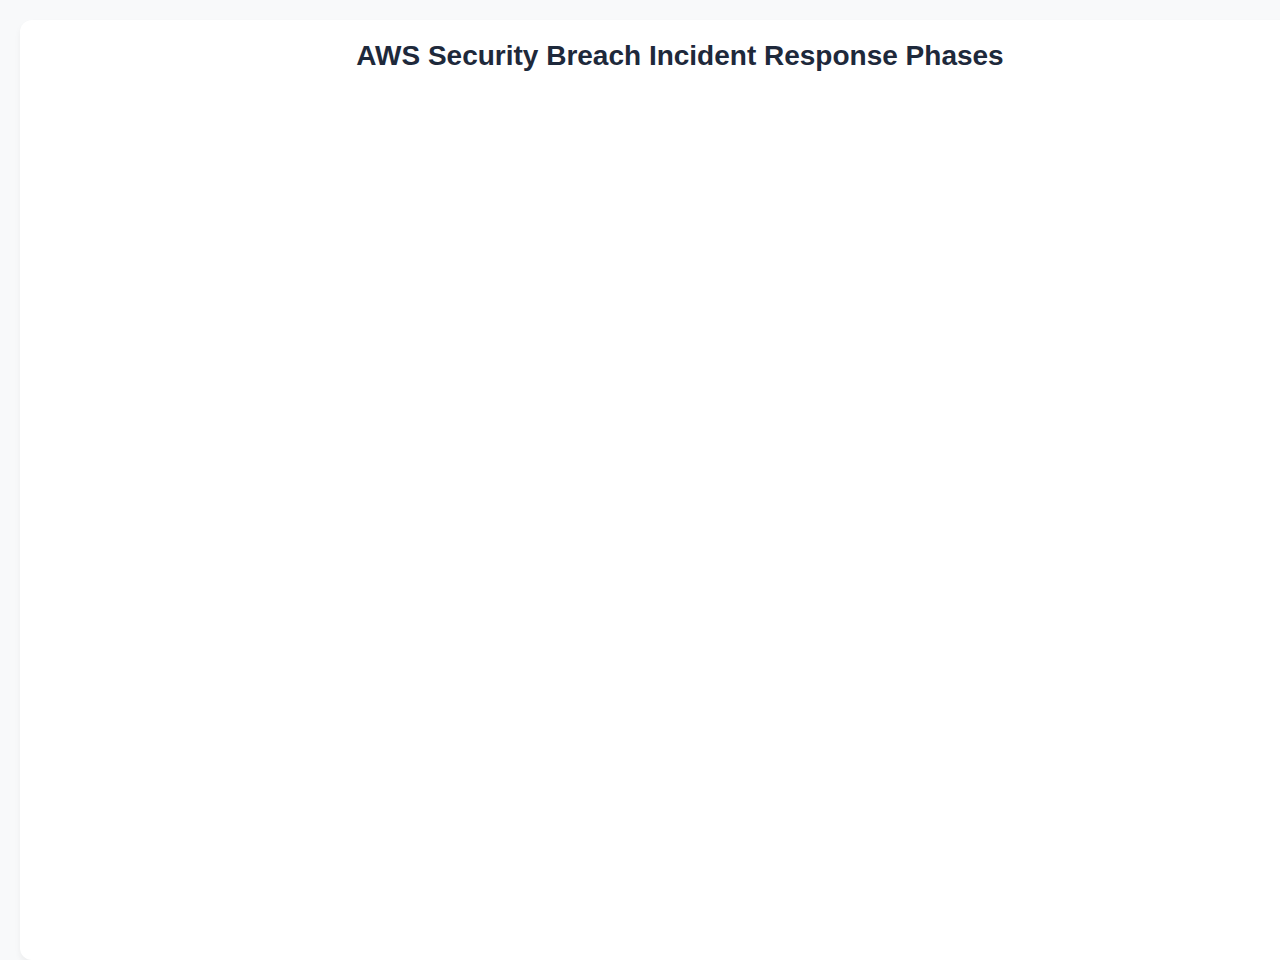
<file: blogs/AWS-security-breach.html>
<!DOCTYPE html>
<html lang="en">
<head>
  <meta charset="utf-8" />
  <title>AWS Security Breaches - Collapsible Tree</title>
  <style>
    .title {
      text-align: center;
      font-size: 28px;
      font-weight: 600;
      color: #1e293b;
      margin-bottom: 24px;
      font-family: 'Segoe UI', -apple-system, BlinkMacSystemFont, sans-serif;
    }
    /* Body and container styling */
    body {
      margin: 0;
      padding: 20px;
      font-family: 'Segoe UI', -apple-system, BlinkMacSystemFont, sans-serif;
      background: #f8f9fa;
      width: 100%;
      height: 100vh;
      color: #2c3e50;
    }
    #tree-container {
      width: 100%;
      height: 100%;
      overflow: auto;
      background: white;
      border-radius: 12px;
      box-shadow: 0 4px 6px rgba(0, 0, 0, 0.05);
      padding: 20px;
    }
    svg {
      font: 14px 'Segoe UI', -apple-system, BlinkMacSystemFont, sans-serif;
      display: block;
      margin: auto;
    }
    .link {
      fill: none;
      stroke: #cbd5e1;
      stroke-opacity: 0.6;
      stroke-width: 1.5px;
      transition: stroke 0.3s ease;
    }
    .node {
      cursor: pointer;
    }
    .node circle {
      fill: #e2e8f0;
      stroke: #94a3b8;
      stroke-width: 1.5px;
      transition: all 0.3s ease;
    }
    .node:hover circle {
      fill: #bae6fd;
      stroke: #0ea5e9;
      transform: scale(1.1);
    }
    .node text {
      fill: #475569;
      font-size: 13px;
      font-weight: 500;
      transition: fill 0.3s ease;
      pointer-events: none; /* Prevent text from interfering with click events */
    }
    .node:hover text {
      fill: #0f172a;
      font-weight: 600;
    }
    /* Different colors for different levels */
    .node--level-0 circle {
      fill: #fae8ff;
      stroke: #d946ef;
    }
    .node--level-1 circle {
      fill: #e0f2fe;
      stroke: #0ea5e9;
    }
    .node--level-2 circle {
      fill: #f0fdf4;
      stroke: #22c55e;
    }
    .node--level-3 circle {
      fill: #fff7ed;
      stroke: #f97316;
    }
    /* Plus/minus symbol styling */
    .node-symbol {
      font-family: 'Segoe UI', -apple-system, BlinkMacSystemFont, sans-serif;
      font-size: 14px;
      font-weight: 400;
      text-anchor: middle;
      dominant-baseline: central;
      pointer-events: none;
      fill: #64748b;
      transition: fill 0.3s ease, transform 0.2s ease;
    }
    
    .node:hover .node-symbol {
      fill: #0ea5e9;
      transform: scale(1.2);
    }
    
    /* Text background to prevent overlap */
    .text-background {
      fill: white;
      fill-opacity: 0.8;
      rx: 3;
      ry: 3;
    }
    /* Multiline text styling */
    .node-text-line {
      text-anchor: inherit;
      dominant-baseline: text-before-edge;
    }
  </style>
</head>
<body>
<div id="tree-container">
  <div class="title">AWS Security Breach Incident Response Phases</div>
</div>

<!-- Load D3 v7 from CDN -->
<script src="https://d3js.org/d3.v7.min.js"></script>
<script>
// Initialize counter for node IDs
let i = 0;

// -----------------------------------------------------
// 1) Hierarchical data (AWS Security Breaches)
// -----------------------------------------------------
const treeData = {
  "name": "Security Breach phases",
  "children": [
    {
      "name": "Detecting a Security Breach",
      "children": [
        {
          "name": "Common Signs",
          "children": [
            { "name": "Unexpected billing increases" },
            { "name": "New Regions used to avoid detection" },
            { 
              "name": "Unusual API access",
              "children": [
                { "name": "APIs accessed from suspicious IP addresses" }
              ]
            },
            { "name": "Unauthorized IAM activity" },
            { 
              "name": "Network traffic anomalies",
              "children": [
                { "name": "Network traffic to and from suspicious destinations IP addresses" },
                { "name": "Heavy outbound network data which indicates data exfiltration" }
              ]
            }
          ]
        },
        {
          "name": "AWS Tools",
          "children": [
            { "name": " CloudTrail" },
            { "name": " GuardDuty" },
            { "name": " CloudWatch" },
            { "name": " VPC flow logs" },
            { "name": " DNS logs" }
          ]
        }
      ]
    },
    {
      "name": "Containing the Breach",
      "children": [
        {
          "name": "Why Containment Matters",
          "children": [
            { "name": "Prevents lateral movement" },
            { "name": "Minimizes data loss" },
            { "name": "Protects sensitive info" }
          ]
        },
        {
          "name": "Containment Steps",
          "children": [
            { "name": "DenyAll on compromised IAM" },
            { "name": "Deactivate leaked access keys" },
            { "name": "Isolate EC2 (restrictive SGs)" },
            { "name": "Remove compromised roles" },
            { "name": "Use AWS Control Tower" }
          ]
        }
      ]
    },
    {
      "name": "Remediating the Breach",
      "children": [
        {
          "name": "Steps to Recover",
          "children": [
            { "name": "Rotate IAM credentials often" },
            { "name": "Patch systems (Patch Manager)" },
            { "name": "Secure CI/CD pipelines" },
            { "name": "Check for malware/backdoors" },
            { "name": "Investigate logs thoroughly" }
          ]
        }
      ]
    },
    {
      "name": "Reporting the Incident",
      "children": [
        {
          "name": "Why Report It?",
          "children": [
            { "name": "AWS might have restricted your account" },
            { "name": "Possible refunds if cryptojacking" }
          ]
        },
        {
          "name": "Post-incident Review",
          "children": [
            { "name": "Document timeline & cause" },
            { "name": "Identify security gaps" }
          ]
        }
      ]
    },
    {
      "name": "Preventing Future Breaches",
      "children": [
        {
          "name": "Best Practices",
          "children": [
            { "name": "Enable MFA (especially root)" },
            { "name": "Limit IAM permissions" },
            { "name": "Use Service Control Policies" },
            { "name": "Monitor logs (CloudWatch, Hub)" },
            { "name": "Restrict unused regions" },
            { "name": "Use AWS WAF" },
            { "name": "Well-Architected Reviews" },
            
            { "name": "Reduce Alert Fatigue", 
            "children": [
              { "name": "Prioritize/Triage Security Alerts" }
              
            ]
            }
          ]
        }
      ]
    }
  ]
};

// -----------------------------------------------------
// 2) Setup SVG & layout constants
// -----------------------------------------------------
// Calculate the initial dimensions
const containerWidth = document.getElementById('tree-container').clientWidth;
const containerHeight = document.getElementById('tree-container').clientHeight;

// Set margins with more space on left and right, especially on the right
const margin = { top: 20, right: 300, bottom: 30, left: 180 },
      width = Math.max(2000, containerWidth) - margin.left - margin.right,
      height = 800 - margin.top - margin.bottom;

// Create a D3 tree layout with increased node spacing
const treemap = d3.tree()
    .size([height, width])
    .separation((a, b) => (a.parent === b.parent ? 1.5 : 2.5));

// Create an SVG element with a larger width to accommodate all nodes
const svg = d3.select("#tree-container").append("svg")
    .attr("width", width + margin.left + margin.right)
    .attr("height", height + margin.top + margin.bottom)
    .append("g")
    .attr("transform", `translate(${margin.left},${margin.top})`);

// Create a container for the tree to enable panning
const treeGroup = svg.append("g")
    .attr("class", "tree-group");

// Convert data to a hierarchy
let root = d3.hierarchy(treeData, d => d.children);
root.x0 = height / 2;
root.y0 = 0;

// Store the last clicked node for viewport focusing
let lastClickedNode = null;

// Collapse after the second level by default
root.children && root.children.forEach(collapseAll);

// Draw the initial tree
update(root);

// -----------------------------------------------------
// 3) Functions
// -----------------------------------------------------

// Collapse the node and all it's children
function collapseAll(d) {
  if (d.children) {
    d._children = d.children;
    d._children.forEach(collapseAll);
    d.children = null;
  }
}

// Toggle children on click
function click(event, d) {
  // Store the clicked node for viewport focusing
  lastClickedNode = d;
  
  if (d.children) {
    d._children = d.children;
    d.children = null;
  } else {
    d.children = d._children;
    d._children = null;
  }
  update(d);
}

// Calculate text width for a given string
function getTextWidth(text, fontSize = 13, fontFace = "'Segoe UI', -apple-system, BlinkMacSystemFont, sans-serif") {
  const canvas = document.createElement('canvas');
  const context = canvas.getContext('2d');
  context.font = `${fontSize}px ${fontFace}`;
  return context.measureText(text).width;
}

// Function to wrap text into multiple lines
function wrapText(text, width) {
  const words = text.split(/\s+/).reverse();
  const lineHeight = 1.1; // ems
  const lines = [];
  let line = [];
  let word;
  
  while (word = words.pop()) {
    line.push(word);
    const testLine = line.join(" ");
    if (getTextWidth(testLine) > width) {
      // If the line is too long, remove the last word and create a new line
      line.pop();
      lines.push(line.join(" "));
      line = [word];
    }
  }
  
  // Add the last line
  if (line.length > 0) {
    lines.push(line.join(" "));
  }
  
  return lines;
}

// Focus viewport on a specific node
function focusViewportOn(node) {
  if (!node) return;
  
  // Get the container element
  const container = document.getElementById('tree-container');
  
  // Calculate the position to scroll to
  const nodeX = node.y;
  const nodeY = node.x;
  
  // Calculate the scroll position to center the node
  const scrollLeft = nodeX + margin.left - (container.clientWidth / 2);
  
  // Smooth scroll to the position
  container.scrollTo({
    left: Math.max(0, scrollLeft),
    behavior: 'smooth'
  });
}

// Update the tree visualization
function update(source) {
  // Assigns the x and y position for the nodes
  const treeData = treemap(root);

  // Compute the new tree layout.
  const nodes = treeData.descendants(),
        links = treeData.links();

  // Normalize for fixed-depth with increased spacing
  nodes.forEach(d => {
    d.y = d.depth * 280; // Increase horizontal spacing between levels even more
  });

  // ----------------- Nodes section -----------------
  const node = treeGroup.selectAll("g.node")
    .data(nodes, d => d.id || (d.id = ++i));

  // Enter new nodes at the source's previous position
  const nodeEnter = node.enter().append("g")
    .attr("class", d => `node node--level-${d.depth}`)
    .attr("transform", _ => `translate(${source.y0},${source.x0})`)
    .on("click", click);

  // Add circle for the nodes
  nodeEnter.append("circle")
    .attr("class", "node")
    .attr("r", 1e-6)
    .style("fill", d => d._children ? "lightsteelblue" : null);

  // Add plus/minus symbols for nodes with children
  nodeEnter.append("text")
    .attr("class", "node-symbol")
    .attr("dy", ".35em")
    .text(d => d.children || d._children ? (d.children ? "⊖" : "⊕") : "")
    .style("fill-opacity", 1e-6);

  // Add text background to prevent overlap
  nodeEnter.append("rect")
    .attr("class", "text-background")
    .attr("x", 0)
    .attr("y", 0)
    .attr("width", 0)
    .attr("height", 0)
    .style("opacity", 1e-6);

  // Add text container for multiline text
  const textGroups = nodeEnter.append("g")
    .attr("class", "text-container")
    .style("fill-opacity", 1e-6);

  // Process text for each node
  textGroups.each(function(d) {
    const textGroup = d3.select(this);
    const isParent = d.children || d._children;
    const xPos = isParent ? -13 : 15;
    const textAnchor = isParent ? "end" : "start";
    
    // Set text anchor for the group
    textGroup.attr("text-anchor", textAnchor);
    
    // Maximum width for text before wrapping (adjust as needed)
    const maxWidth = 200;
    
    // Wrap text into multiple lines if needed
    const lines = wrapText(d.data.name, maxWidth);
    
    // Create text elements for each line
    lines.forEach((line, i) => {
      textGroup.append("text")
        .attr("class", "node-text-line")
        .attr("dy", i * 1.2 + "em")
        .attr("x", xPos)
        .text(line);
    });
    
    // Store the number of lines for later use
    d.lineCount = lines.length;
  });

  // UPDATE
  const nodeUpdate = nodeEnter.merge(node);

  // Transition to the proper position
  nodeUpdate.transition()
    .duration(600)
    .attr("transform", d => `translate(${d.y},${d.x})`);

  // Update circles
  nodeUpdate.select("circle")
    .transition()
    .duration(600)
    .attr("r", 6)
    .attr("cursor", "pointer");

  // Update plus/minus symbols
  nodeUpdate.select(".node-symbol")
    .transition()
    .duration(600)
    .text(d => d.children || d._children ? (d.children ? "⊖" : "⊕") : "")
    .style("fill-opacity", 1);

  // Update text
  nodeUpdate.select(".text-container")
    .transition()
    .duration(600)
    .style("fill-opacity", 1);

  // Update text background to prevent overlap
  nodeUpdate.each(function(d) {
    const textContainer = d3.select(this).select(".text-container").node();
    if (textContainer) {
      const bbox = textContainer.getBBox();
      const padding = 2;
      
      d3.select(this).select("rect.text-background")
        .transition()
        .duration(600)
        .attr("x", bbox.x - padding)
        .attr("y", bbox.y - padding)
        .attr("width", bbox.width + (padding * 2))
        .attr("height", bbox.height + (padding * 2))
        .style("opacity", 0.7);
    }
  });

  // Remove exiting nodes
  const nodeExit = node.exit().transition()
    .duration(600)
    .attr("transform", _ => `translate(${source.y},${source.x})`)
    .remove();

  nodeExit.select("circle")
    .attr("r", 1e-6);

  nodeExit.select(".text-container")
    .style("fill-opacity", 1e-6);

  // ----------------- Links section -----------------
  const link = treeGroup.selectAll("path.link")
    .data(links, d => d.target.id);

  // Enter any new links at the source's previous position
  const linkEnter = link.enter().insert("path", "g")
    .attr("class", "link")
    .attr("d", _ => {
      const o = {x: source.x0, y: source.y0};
      return diagonal({source: o, target: o});
    });

  // UPDATE
  const linkUpdate = linkEnter.merge(link);

  // Transition links to new position
  linkUpdate.transition()
    .duration(600)
    .attr("d", d => diagonal(d));

  // Remove exiting links
  const linkExit = link.exit().transition()
    .duration(600)
    .attr("d", _ => {
      const o = {x: source.x, y: source.y};
      return diagonal({source: o, target: o});
    })
    .remove();

  // Store the old positions for transition
  nodes.forEach(d => {
    d.x0 = d.x;
    d.y0 = d.y;
  });

  // Creates a curved (diagonal) path
  function diagonal(d) {
    return `M${d.source.y},${d.source.x}
            C${(d.source.y + d.target.y) / 2},${d.source.x}
             ${(d.source.y + d.target.y) / 2},${d.target.x}
             ${d.target.y},${d.target.x}`;
  }

  // Focus the viewport on the last clicked node after the transition completes
  setTimeout(() => {
    if (lastClickedNode) {
      focusViewportOn(lastClickedNode);
    }
  }, 700); // Slightly longer than the transition duration
}

// -----------------------------------------------------
// 4) Utility
// -----------------------------------------------------

// Ensure the SVG resizes when the window resizes
window.addEventListener('resize', function() {
  const containerWidth = document.getElementById('tree-container').clientWidth;
  d3.select("#tree-container svg")
    .attr("width", Math.max(2000, containerWidth));
});
</script>

</body>
</html>
</file>
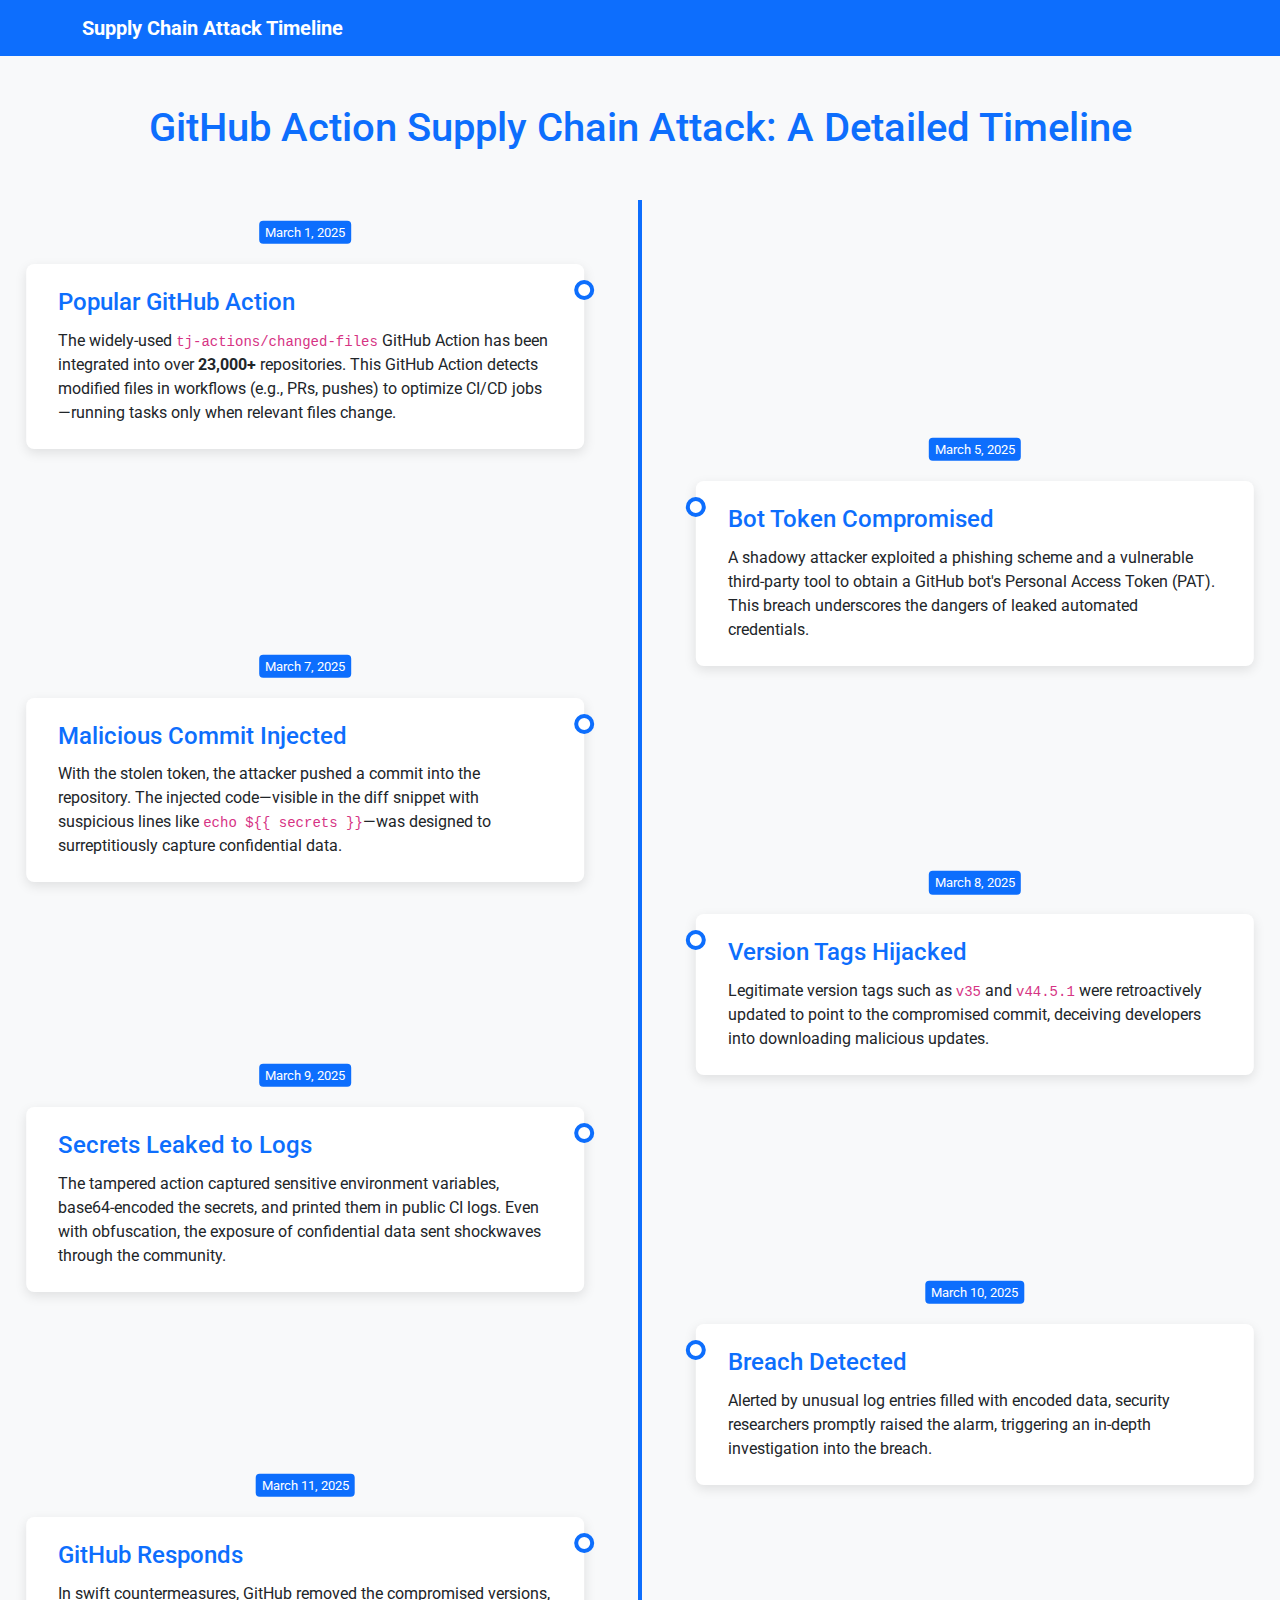
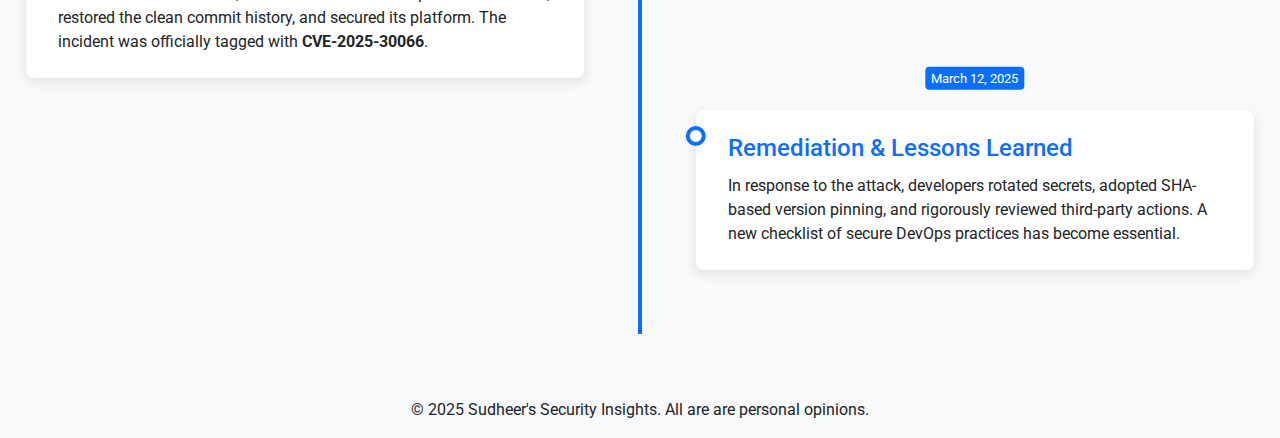
<file: cloudhaps/ghincident.html>
<!DOCTYPE html>
<html lang="en">
<head>
  <meta charset="UTF-8">
  <title>GitHub Action Supply Chain Attack Timeline</title>
  <!-- Bootstrap CSS -->
  <link href="https://cdn.jsdelivr.net/npm/bootstrap@5.3.0/dist/css/bootstrap.min.css" rel="stylesheet">
  <!-- Google Fonts -->
  <link href="https://fonts.googleapis.com/css?family=Roboto:400,700&display=swap" rel="stylesheet">
  <!-- Custom Styles -->
  <style>
    body {
      font-family: 'Roboto', sans-serif;
      background: #f8f9fa;
      margin: 0;
      padding: 0;
    }
    .navbar-brand {
      font-weight: 700;
    }
    h1 {
      margin-top: 2rem;
      margin-bottom: 3rem;
      color: #0d6efd;
    }
    .timeline {
      position: relative;
      padding: 2rem 0;
      margin: 0 auto;
    }
    .timeline::before {
      content: '';
      position: absolute;
      left: 50%;
      top: 0;
      bottom: 0;
      width: 4px;
      background: #0d6efd;
      transform: translateX(-50%);
    }
    .timeline-item {
      position: relative;
      margin: 2rem 0;
      width: 50%;
      padding: 1.5rem 2rem;
      background: #fff;
      border-radius: 0.5rem;
      box-shadow: 0 0.25rem 0.75rem rgba(0, 0, 0, 0.1);
    }
    .timeline-item.left {
      left: 0;
      transform: translateX(-10%);
    }
    .timeline-item.right {
      left: 50%;
      transform: translateX(10%);
    }
    .timeline-item::before {
      content: '';
      position: absolute;
      width: 20px;
      height: 20px;
      border-radius: 50%;
      background: #fff;
      border: 4px solid #0d6efd;
      top: 1rem;
    }
    .timeline-item.left::before {
      right: -10px;
    }
    .timeline-item.right::before {
      left: -10px;
    }
    /* New: Display the date as a highlighted marker on the blue timeline */
    .timeline-item::after {
      content: attr(data-date);
      position: absolute;
      background: #0d6efd;
      color: #fff;
      padding: 2px 6px;
      border-radius: 4px;
      font-size: 0.8rem;
      top: -20px;
      left: 50%;
      transform: translate(-50%, -100%);
      white-space: nowrap;
    }
    .timeline h4 {
      margin-bottom: 0.75rem;
      color: #0d6efd;
    }
    p {
      margin-bottom: 0;
    }
    @media (max-width: 768px) {
      .timeline::before {
        left: 20px;
      }
      .timeline-item {
        width: calc(100% - 40px);
        margin-left: 40px;
        padding-left: 20px;
      }
      .timeline-item.left,
      .timeline-item.right {
        left: 0;
        transform: none;
      }
      .timeline-item::before {
        left: -30px;
      }
      .timeline-item::after {
        left: 20px;
        transform: translate(0%, -100%);
      }
    }
  </style>
</head>
<body>
  <!-- Navigation -->
  <nav class="navbar navbar-expand-lg navbar-dark bg-primary">
    <div class="container">
      <a class="navbar-brand" href="#">Supply Chain Attack Timeline</a>
    </div>
  </nav>

  <!-- Main Content -->
  <div class="container my-5">
    <h1 class="text-center">GitHub Action Supply Chain Attack: A Detailed Timeline</h1>
    <div class="timeline">
      <!-- Panel 1: Popular GitHub Action -->
      <div class="timeline-item left" data-date="March 1, 2025">
        <h4>Popular GitHub Action</h4>
        <p>
          The widely-used <code>tj-actions/changed-files</code> GitHub Action has been integrated into over <strong>23,000+</strong> repositories. This GitHub Action detects modified files in workflows (e.g., PRs, pushes) to optimize CI/CD jobs—running tasks only when relevant files change.
        </p>
      </div>

      <!-- Panel 2: Bot Token Compromised -->
      <div class="timeline-item right" data-date="March 5, 2025">
        <h4>Bot Token Compromised</h4>
        <p>
          A shadowy attacker exploited a phishing scheme and a vulnerable third-party tool to obtain a GitHub bot's Personal Access Token (PAT). This breach underscores the dangers of leaked automated credentials.
        </p>
      </div>

      <!-- Panel 3: Malicious Commit Injected -->
      <div class="timeline-item left" data-date="March 7, 2025">
        <h4>Malicious Commit Injected</h4>
        <p>
          With the stolen token, the attacker pushed a commit into the repository. The injected code—visible in the diff snippet with suspicious lines like <code>echo ${{ secrets }}</code>—was designed to surreptitiously capture confidential data.
        </p>
      </div>

      <!-- Panel 4: Version Tags Hijacked -->
      <div class="timeline-item right" data-date="March 8, 2025">
        <h4>Version Tags Hijacked</h4>
        <p>
          Legitimate version tags such as <code>v35</code> and <code>v44.5.1</code> were retroactively updated to point to the compromised commit, deceiving developers into downloading malicious updates.
        </p>
      </div>

      <!-- Panel 5: Secrets Leaked to Logs -->
      <div class="timeline-item left" data-date="March 9, 2025">
        <h4>Secrets Leaked to Logs</h4>
        <p>
          The tampered action captured sensitive environment variables, base64-encoded the secrets, and printed them in public CI logs. Even with obfuscation, the exposure of confidential data sent shockwaves through the community.
        </p>
      </div>

      <!-- Panel 6: Breach Detected -->
      <div class="timeline-item right" data-date="March 10, 2025">
        <h4>Breach Detected</h4>
        <p>
          Alerted by unusual log entries filled with encoded data, security researchers promptly raised the alarm, triggering an in-depth investigation into the breach.
        </p>
      </div>

      <!-- Panel 7: GitHub Responds -->
      <div class="timeline-item left" data-date="March 11, 2025">
        <h4>GitHub Responds</h4>
        <p>
          In swift countermeasures, GitHub removed the compromised versions, restored the clean commit history, and secured its platform. The incident was officially tagged with <strong>CVE-2025-30066</strong>.
        </p>
      </div>

      <!-- Panel 8: Remediation & Lessons Learned -->
      <div class="timeline-item right" data-date="March 12, 2025">
        <h4>Remediation & Lessons Learned</h4>
        <p>
          In response to the attack, developers rotated secrets, adopted SHA-based version pinning, and rigorously reviewed third-party actions. A new checklist of secure DevOps practices has become essential.
        </p>
      </div>
    </div>
  </div>

  <!-- Footer -->
  <footer class="bg-light text-center py-3">
    <p class="mb-0">© 2025 Sudheer's Security Insights. All are are personal opinions.</p>
  </footer>

  <!-- Bootstrap JS Bundle -->
  <script src="https://cdn.jsdelivr.net/npm/bootstrap@5.3.0/dist/js/bootstrap.bundle.min.js"></script>
</body>
</html>
</file>
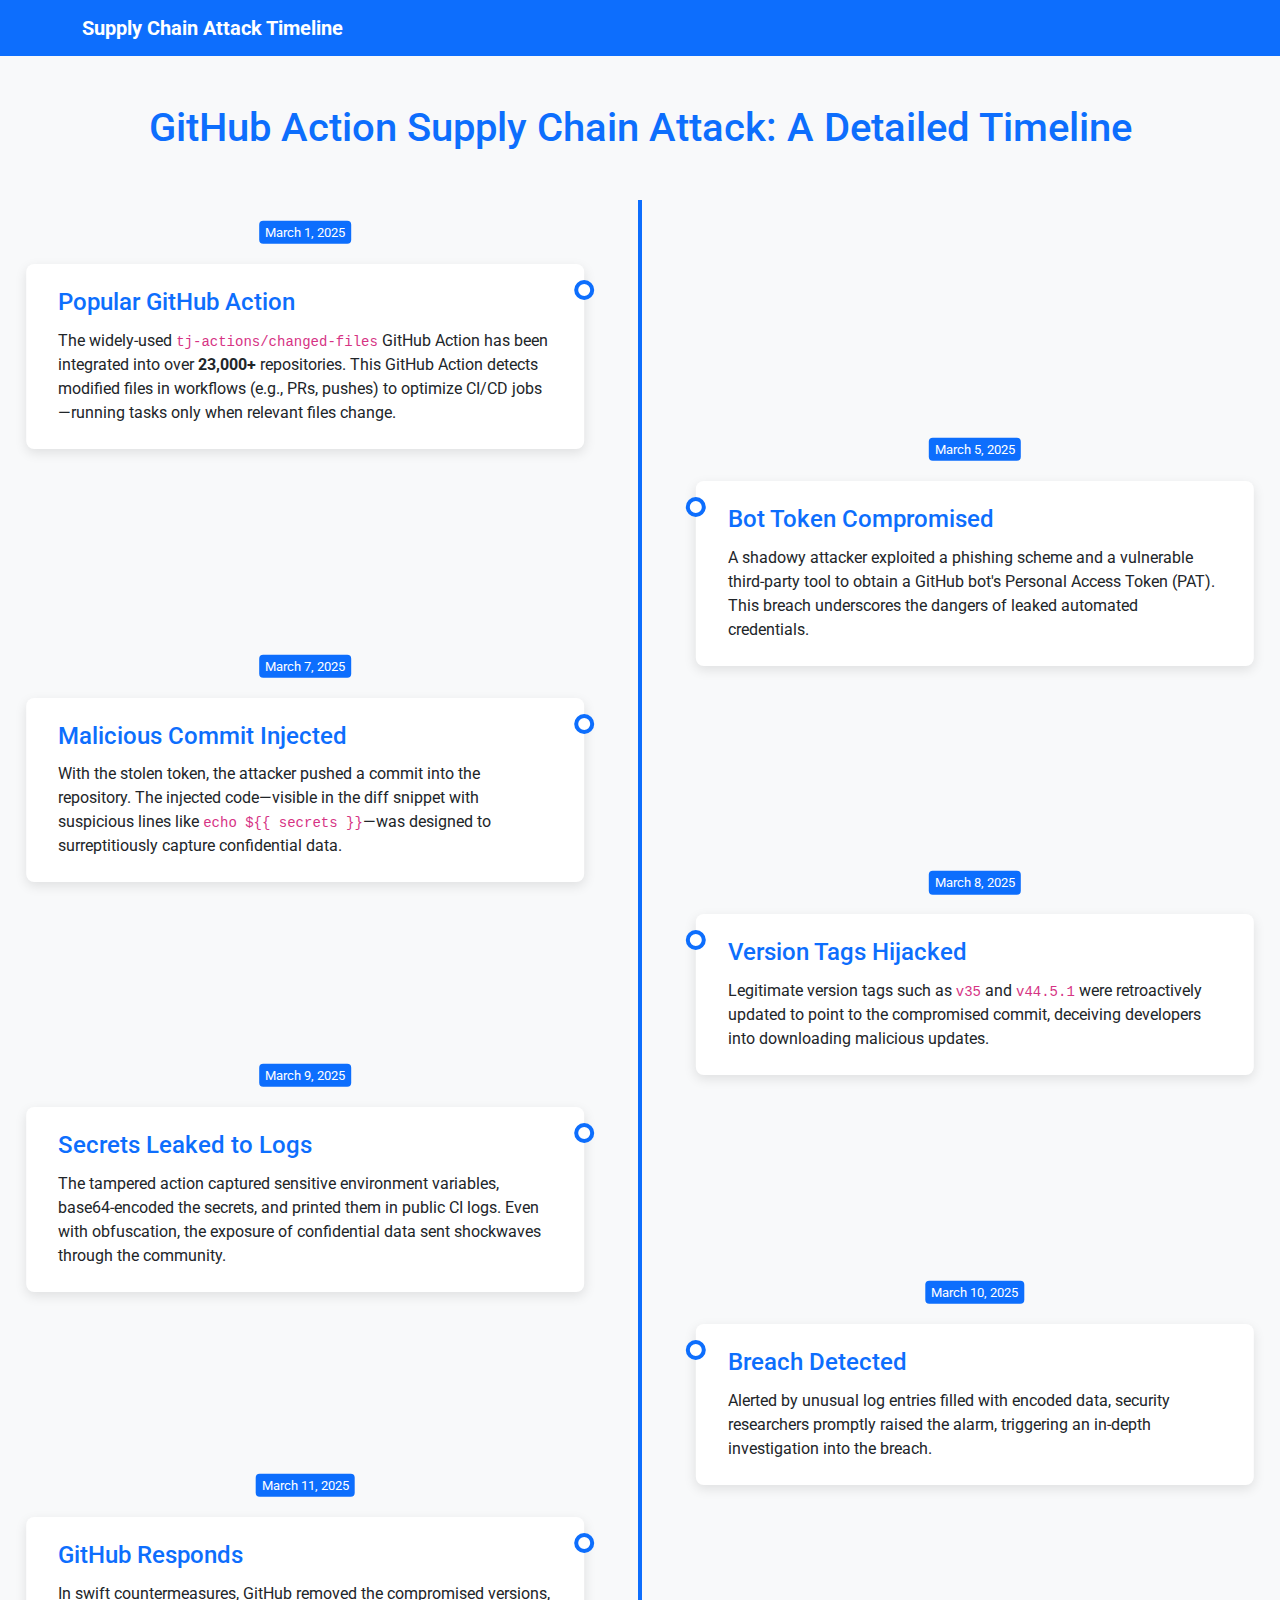
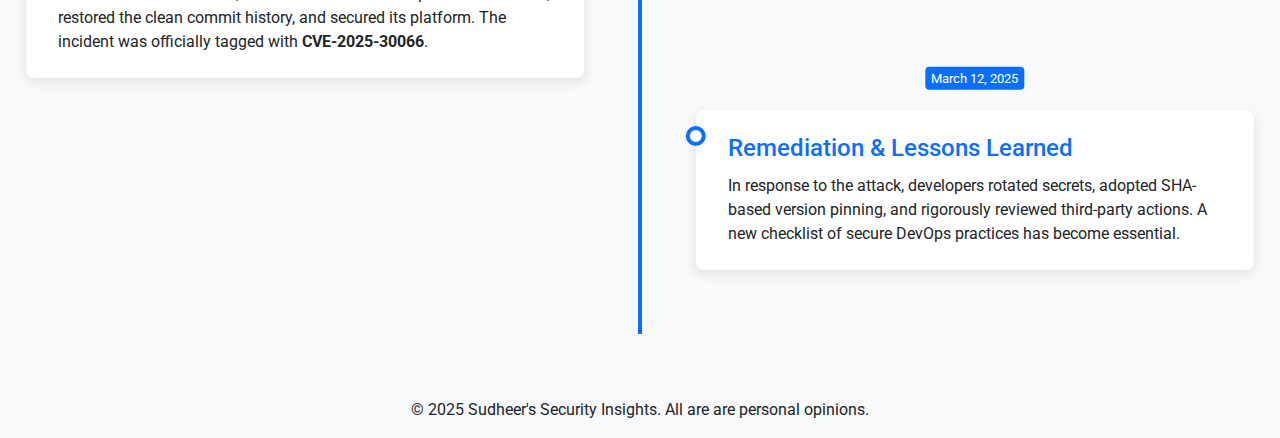
<file: cloudhaps/other/ghincident.html>
<!DOCTYPE html>
<html lang="en">
<head>
  <meta charset="UTF-8">
  <title>GitHub Action Supply Chain Attack Timeline</title>
  <!-- Feed Metadata -->
  <meta name="description" content="A detailed timeline of the GitHub Action supply chain attack, including the compromise of the tj-actions/changed-files GitHub Action, the injection of malicious code, and the subsequent remediation efforts.">
  <meta name="author" content="Sudheer Kamepalli">
  <meta name="date" content="2025-05-12">
  <meta property="og:image" content="https://raw.githubusercontent.com/bit-cloner/bit-cloner.github.io/main/cloudhaps/other/images/ghincident.png">
  <!-- Bootstrap CSS -->
  <link href="https://cdn.jsdelivr.net/npm/bootstrap@5.3.0/dist/css/bootstrap.min.css" rel="stylesheet">
  <!-- Google Fonts -->
  <link href="https://fonts.googleapis.com/css?family=Roboto:400,700&display=swap" rel="stylesheet">
  <!-- Custom Styles -->
  <style>
    body {
      font-family: 'Roboto', sans-serif;
      background: #f8f9fa;
      margin: 0;
      padding: 0;
    }
    .navbar-brand {
      font-weight: 700;
    }
    h1 {
      margin-top: 2rem;
      margin-bottom: 3rem;
      color: #0d6efd;
    }
    .timeline {
      position: relative;
      padding: 2rem 0;
      margin: 0 auto;
    }
    .timeline::before {
      content: '';
      position: absolute;
      left: 50%;
      top: 0;
      bottom: 0;
      width: 4px;
      background: #0d6efd;
      transform: translateX(-50%);
    }
    .timeline-item {
      position: relative;
      margin: 2rem 0;
      width: 50%;
      padding: 1.5rem 2rem;
      background: #fff;
      border-radius: 0.5rem;
      box-shadow: 0 0.25rem 0.75rem rgba(0, 0, 0, 0.1);
    }
    .timeline-item.left {
      left: 0;
      transform: translateX(-10%);
    }
    .timeline-item.right {
      left: 50%;
      transform: translateX(10%);
    }
    .timeline-item::before {
      content: '';
      position: absolute;
      width: 20px;
      height: 20px;
      border-radius: 50%;
      background: #fff;
      border: 4px solid #0d6efd;
      top: 1rem;
    }
    .timeline-item.left::before {
      right: -10px;
    }
    .timeline-item.right::before {
      left: -10px;
    }
    /* New: Display the date as a highlighted marker on the blue timeline */
    .timeline-item::after {
      content: attr(data-date);
      position: absolute;
      background: #0d6efd;
      color: #fff;
      padding: 2px 6px;
      border-radius: 4px;
      font-size: 0.8rem;
      top: -20px;
      left: 50%;
      transform: translate(-50%, -100%);
      white-space: nowrap;
    }
    .timeline h4 {
      margin-bottom: 0.75rem;
      color: #0d6efd;
    }
    p {
      margin-bottom: 0;
    }
    @media (max-width: 768px) {
      .timeline::before {
        left: 20px;
      }
      .timeline-item {
        width: calc(100% - 40px);
        margin-left: 40px;
        padding-left: 20px;
      }
      .timeline-item.left,
      .timeline-item.right {
        left: 0;
        transform: none;
      }
      .timeline-item::before {
        left: -30px;
      }
      .timeline-item::after {
        left: 20px;
        transform: translate(0%, -100%);
      }
    }
  </style>
</head>
<body>
  <!-- Navigation -->
  <nav class="navbar navbar-expand-lg navbar-dark bg-primary">
    <div class="container">
      <a class="navbar-brand" href="#">Supply Chain Attack Timeline</a>
    </div>
  </nav>

  <!-- Main Content -->
  <div class="container my-5">
    <h1 class="text-center">GitHub Action Supply Chain Attack: A Detailed Timeline</h1>
    <div class="timeline">
      <!-- Panel 1: Popular GitHub Action -->
      <div class="timeline-item left" data-date="March 1, 2025">
        <h4>Popular GitHub Action</h4>
        <p>
          The widely-used <code>tj-actions/changed-files</code> GitHub Action has been integrated into over <strong>23,000+</strong> repositories. This GitHub Action detects modified files in workflows (e.g., PRs, pushes) to optimize CI/CD jobs—running tasks only when relevant files change.
        </p>
      </div>

      <!-- Panel 2: Bot Token Compromised -->
      <div class="timeline-item right" data-date="March 5, 2025">
        <h4>Bot Token Compromised</h4>
        <p>
          A shadowy attacker exploited a phishing scheme and a vulnerable third-party tool to obtain a GitHub bot's Personal Access Token (PAT). This breach underscores the dangers of leaked automated credentials.
        </p>
      </div>

      <!-- Panel 3: Malicious Commit Injected -->
      <div class="timeline-item left" data-date="March 7, 2025">
        <h4>Malicious Commit Injected</h4>
        <p>
          With the stolen token, the attacker pushed a commit into the repository. The injected code—visible in the diff snippet with suspicious lines like <code>echo ${{ secrets }}</code>—was designed to surreptitiously capture confidential data.
        </p>
      </div>

      <!-- Panel 4: Version Tags Hijacked -->
      <div class="timeline-item right" data-date="March 8, 2025">
        <h4>Version Tags Hijacked</h4>
        <p>
          Legitimate version tags such as <code>v35</code> and <code>v44.5.1</code> were retroactively updated to point to the compromised commit, deceiving developers into downloading malicious updates.
        </p>
      </div>

      <!-- Panel 5: Secrets Leaked to Logs -->
      <div class="timeline-item left" data-date="March 9, 2025">
        <h4>Secrets Leaked to Logs</h4>
        <p>
          The tampered action captured sensitive environment variables, base64-encoded the secrets, and printed them in public CI logs. Even with obfuscation, the exposure of confidential data sent shockwaves through the community.
        </p>
      </div>

      <!-- Panel 6: Breach Detected -->
      <div class="timeline-item right" data-date="March 10, 2025">
        <h4>Breach Detected</h4>
        <p>
          Alerted by unusual log entries filled with encoded data, security researchers promptly raised the alarm, triggering an in-depth investigation into the breach.
        </p>
      </div>

      <!-- Panel 7: GitHub Responds -->
      <div class="timeline-item left" data-date="March 11, 2025">
        <h4>GitHub Responds</h4>
        <p>
          In swift countermeasures, GitHub removed the compromised versions, restored the clean commit history, and secured its platform. The incident was officially tagged with <strong>CVE-2025-30066</strong>.
        </p>
      </div>

      <!-- Panel 8: Remediation & Lessons Learned -->
      <div class="timeline-item right" data-date="March 12, 2025">
        <h4>Remediation & Lessons Learned</h4>
        <p>
          In response to the attack, developers rotated secrets, adopted SHA-based version pinning, and rigorously reviewed third-party actions. A new checklist of secure DevOps practices has become essential.
        </p>
      </div>
    </div>
  </div>

  <!-- Footer -->
  <footer class="bg-light text-center py-3">
    <p class="mb-0">© 2025 Sudheer's Security Insights. All are are personal opinions.</p>
  </footer>

  <!-- Bootstrap JS Bundle -->
  <script src="https://cdn.jsdelivr.net/npm/bootstrap@5.3.0/dist/js/bootstrap.bundle.min.js"></script>
</body>
</html>
</file>
